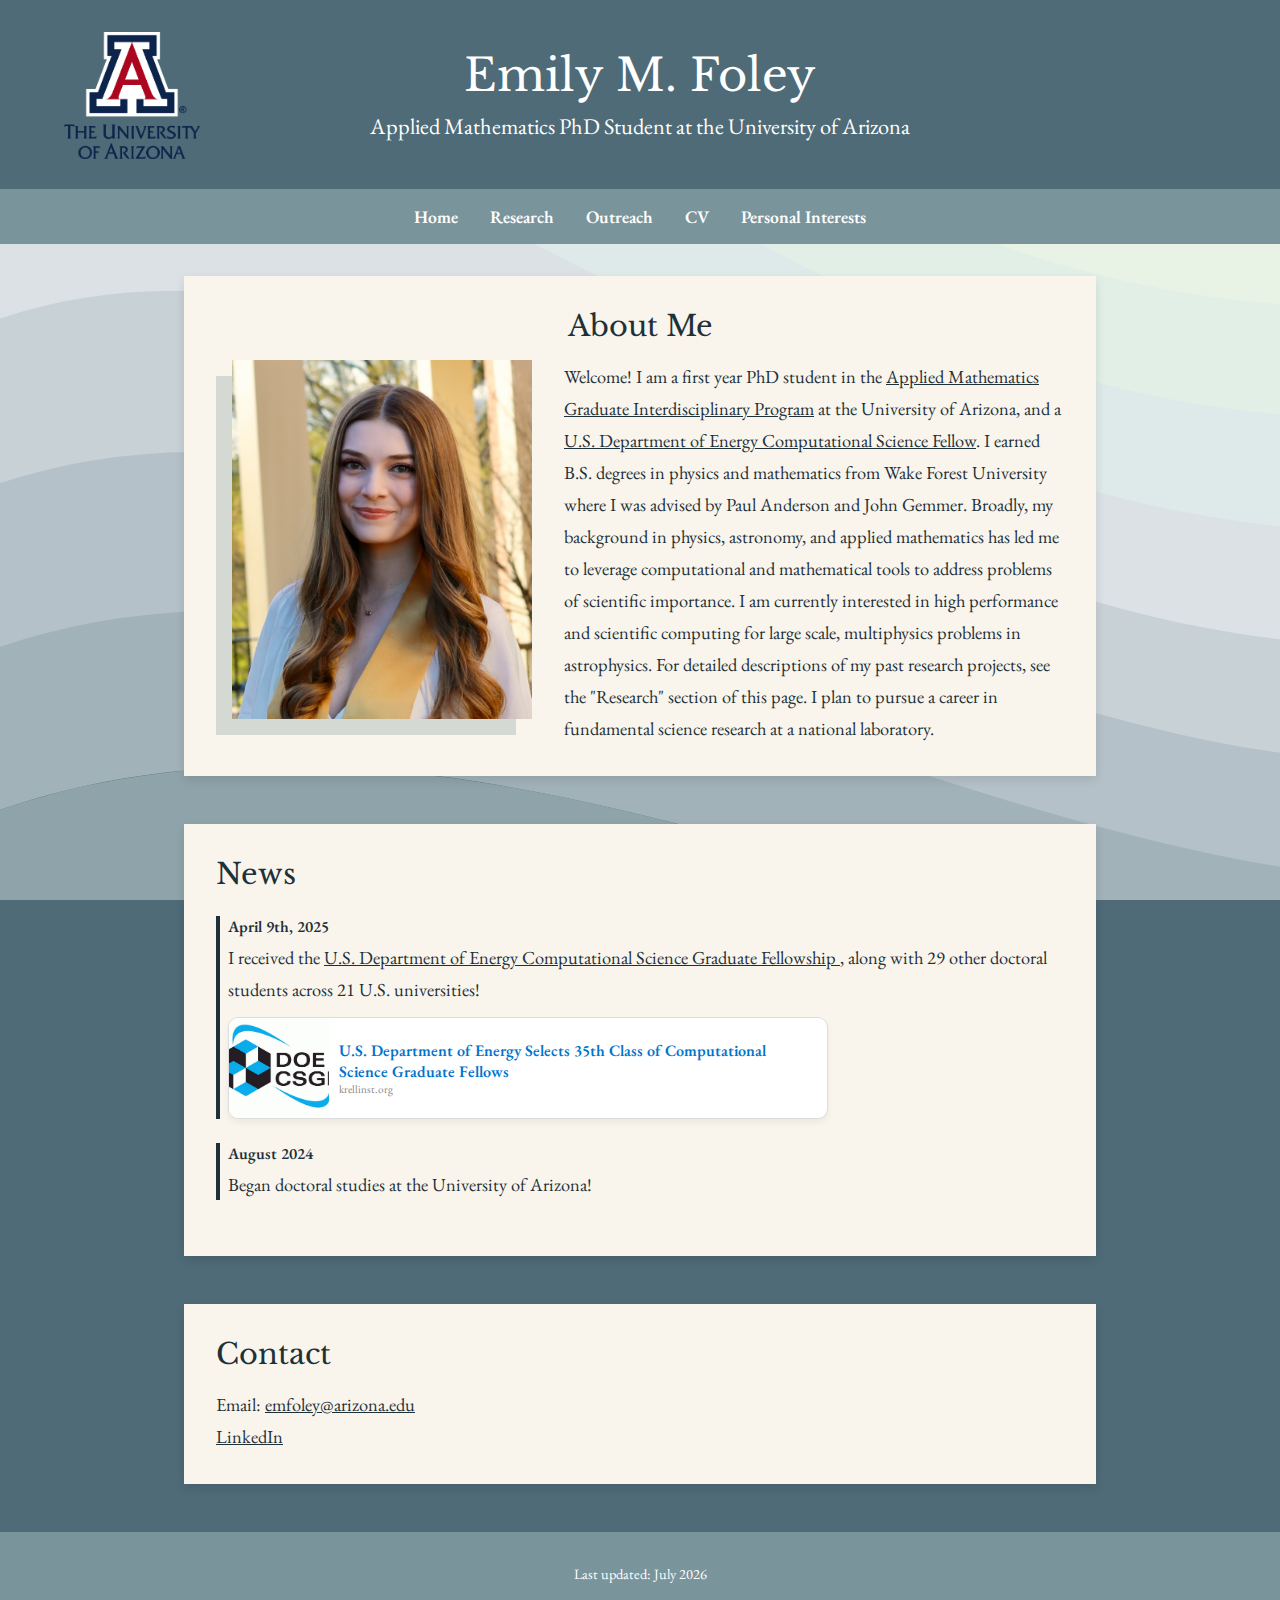
<file: index.html>
<!DOCTYPE html>
<html lang="en">
<head>
  <meta charset="UTF-8" />
  <meta name="viewport" content="width=device-width, initial-scale=1.0" />
  <title>Emily M. Foley</title>
  
  <!-- Fonts -->
  <link href="https://fonts.googleapis.com/css2?family=Libre+Baskerville:ital@0;1&family=EB+Garamond:wght@400;500;700&display=swap" rel="stylesheet">
  
  <!-- Stylesheet -->
  <link rel="stylesheet" href="assets/css/style.css" />
</head>
<body>

  <header>
    <img src="images/uofa.png" alt="UA Logo" class="header-logo-fixed" />
    <h1>Emily M. Foley</h1>
    <p>Applied Mathematics PhD Student at the University of Arizona</p>
  </header>

  <nav>
    <ul>
      <li><a href="#about">Home</a></li>
      <li><a href="research.html">Research</a></li>
      <li><a href="outreach.html">Outreach</a></li>
      <li><a href="files/Emily_Foley_CV.pdf" target="_blank">CV</a></li>
      <li><a href="interests.html">Personal Interests</a></li>
    </ul>
  </nav>

  <main class="container">

    <section id="about" class="section">
      <h2 class="section-title-centered">About Me</h2>
      <div class="about-layout">
        <div class="image-wrapper">
          <div class="shadow-box">
            <img src="images/headshot.png" alt="Emily Foley" loading="lazy" />
          </div>
        </div>
        <div class="about-text">
          <p>
            Welcome! I am a first year PhD student in the 
            <a href="https://appliedmath.arizona.edu/">Applied Mathematics Graduate Interdisciplinary Program</a>
            at the University of Arizona, and a 
            <a href="https://www.krellinst.org/csgf/">U.S. Department of Energy Computational Science Fellow</a>.
            I earned B.S. degrees in physics and mathematics from Wake Forest University where I was advised by 
            Paul Anderson and John Gemmer. Broadly, my background in physics, astronomy, and applied mathematics has 
            led me to leverage computational and mathematical tools to address problems of scientific importance.
            I am currently interested in high performance and scientific computing for large scale, multiphysics problems 
            in astrophysics. For detailed descriptions of my past research projects, see the "Research" section of this page.
            I plan to pursue a career in fundamental science research at a national laboratory.
          </p>
        </div>
      </div>
    </section>

    <section id="news" class="section">
      <h2>News</h2>
      <ul class="news-list">
        <li class="highlight-box">
          <span class="news-date">April 9th, 2025</span>
          <p class="about-text">
            I received the
            <a href="https://www.krellinst.org/csgf/" target="_blank">
              U.S. Department of Energy Computational Science Graduate Fellowship
            </a>,
            along with 29 other doctoral students across 21 U.S. universities!
          </p>
          <div class="link-card">
            <img class="link-thumbnail" src="images/doe_csgf.jpg" alt="Preview thumbnail" />
            <div class="link-content">
              <a href="https://www.krellinst.org/csgf/about-doe-csgf/news/2025-05/2025class" class="link-title" target="_blank">
                U.S. Department of Energy Selects 35th Class of Computational Science Graduate Fellows
              </a>
              <div class="link-source">krellinst.org</div>
            </div>
          </div>
        </li>
        <li>
          <span class="news-date">August 2024</span>
          <p class="about-text">Began doctoral studies at the University of Arizona!</p>
        </li>
      </ul>
    </section>

    <section id="contact" class="section">
      <h2>Contact</h2>
      <p class="about-text">Email: <a href="mailto:emfoley@arizona.edu">emfoley@arizona.edu</a></p>
      <p class="about-text"><a href="https://www.linkedin.com/in/emily-foley-265591206/">LinkedIn</a></p>
    </section>

  </main>

  <div id="site-footer"></div>

<script>
  fetch("footer.html")
    .then(response => response.text())
    .then(html => {
      document.getElementById("site-footer").innerHTML = html;

      const updated = new Date(document.lastModified);
      const monthNames = [
        "January", "February", "March", "April", "May", "June",
        "July", "August", "September", "October", "November", "December"
      ];
      const formatted = `${monthNames[updated.getMonth()]} ${updated.getFullYear()}`;
      document.getElementById("last-updated").textContent = formatted;
    });
</script>


</body>
</html>
</file>
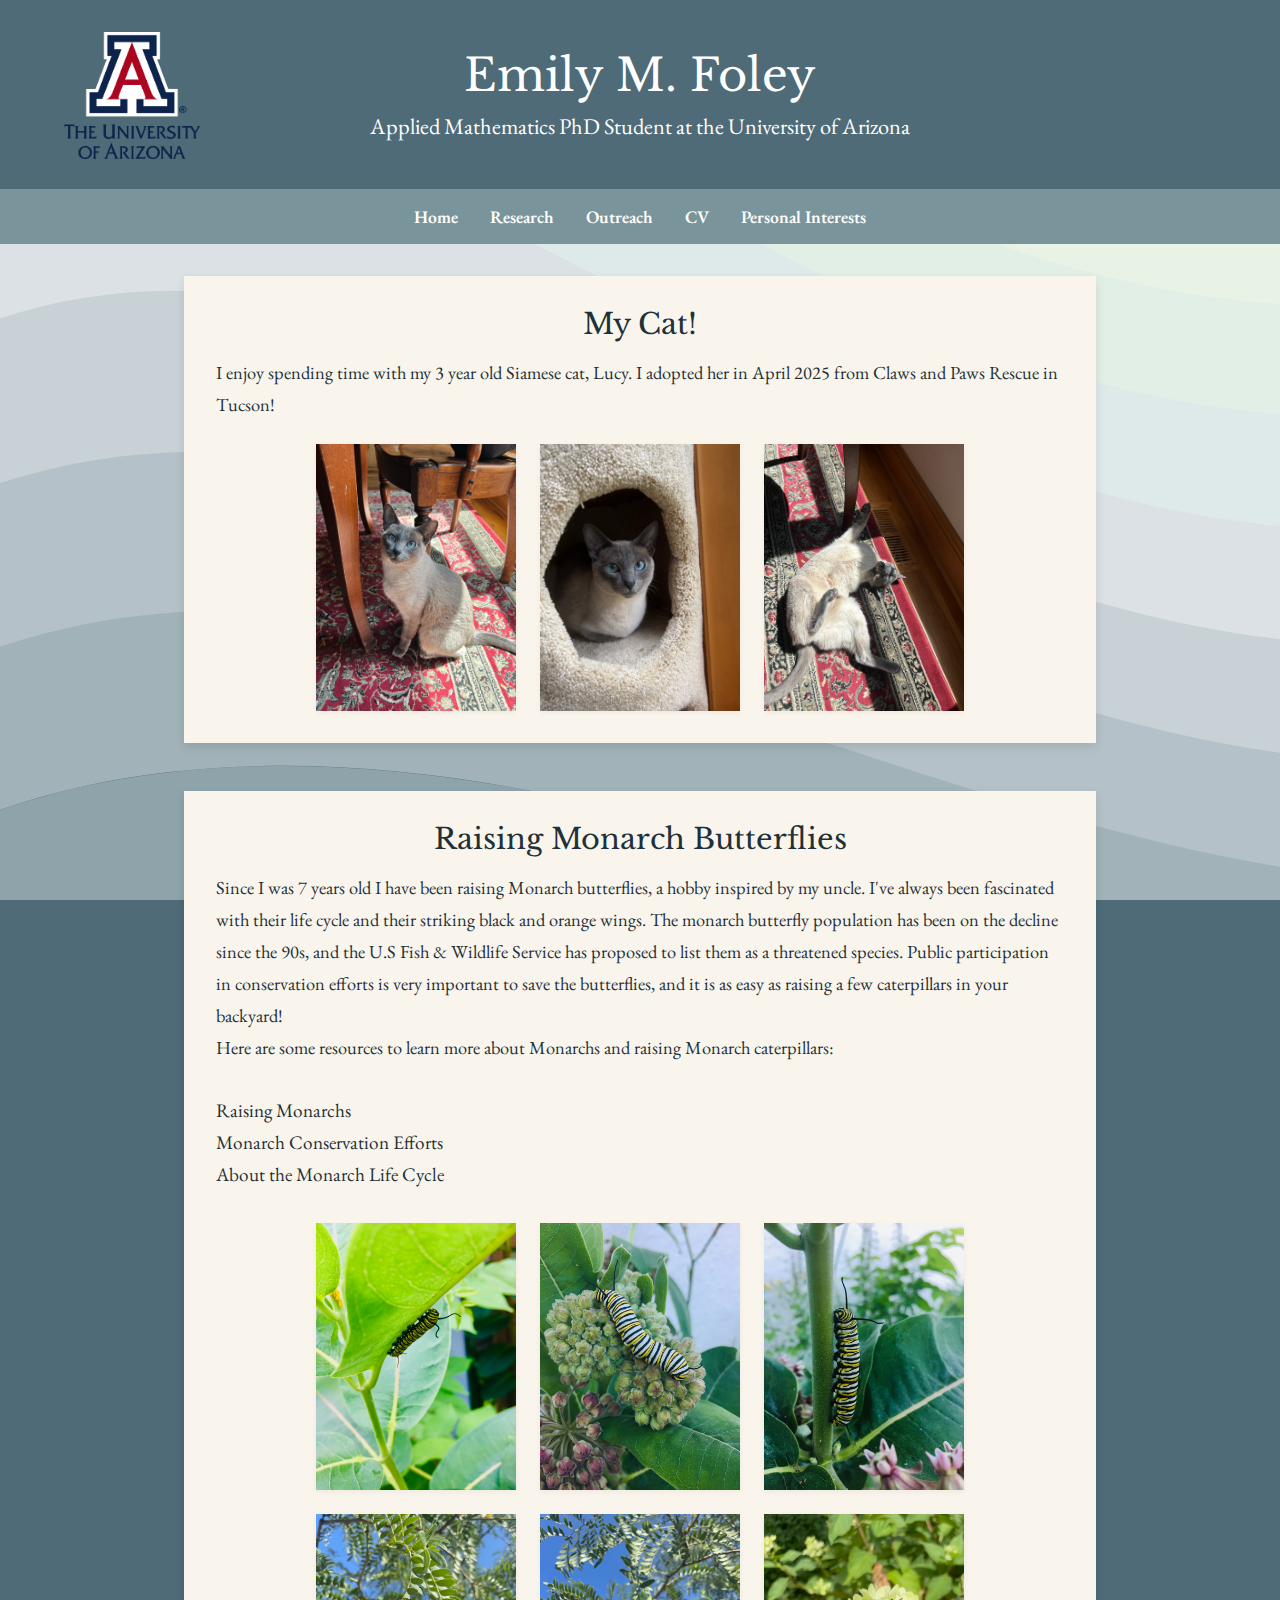
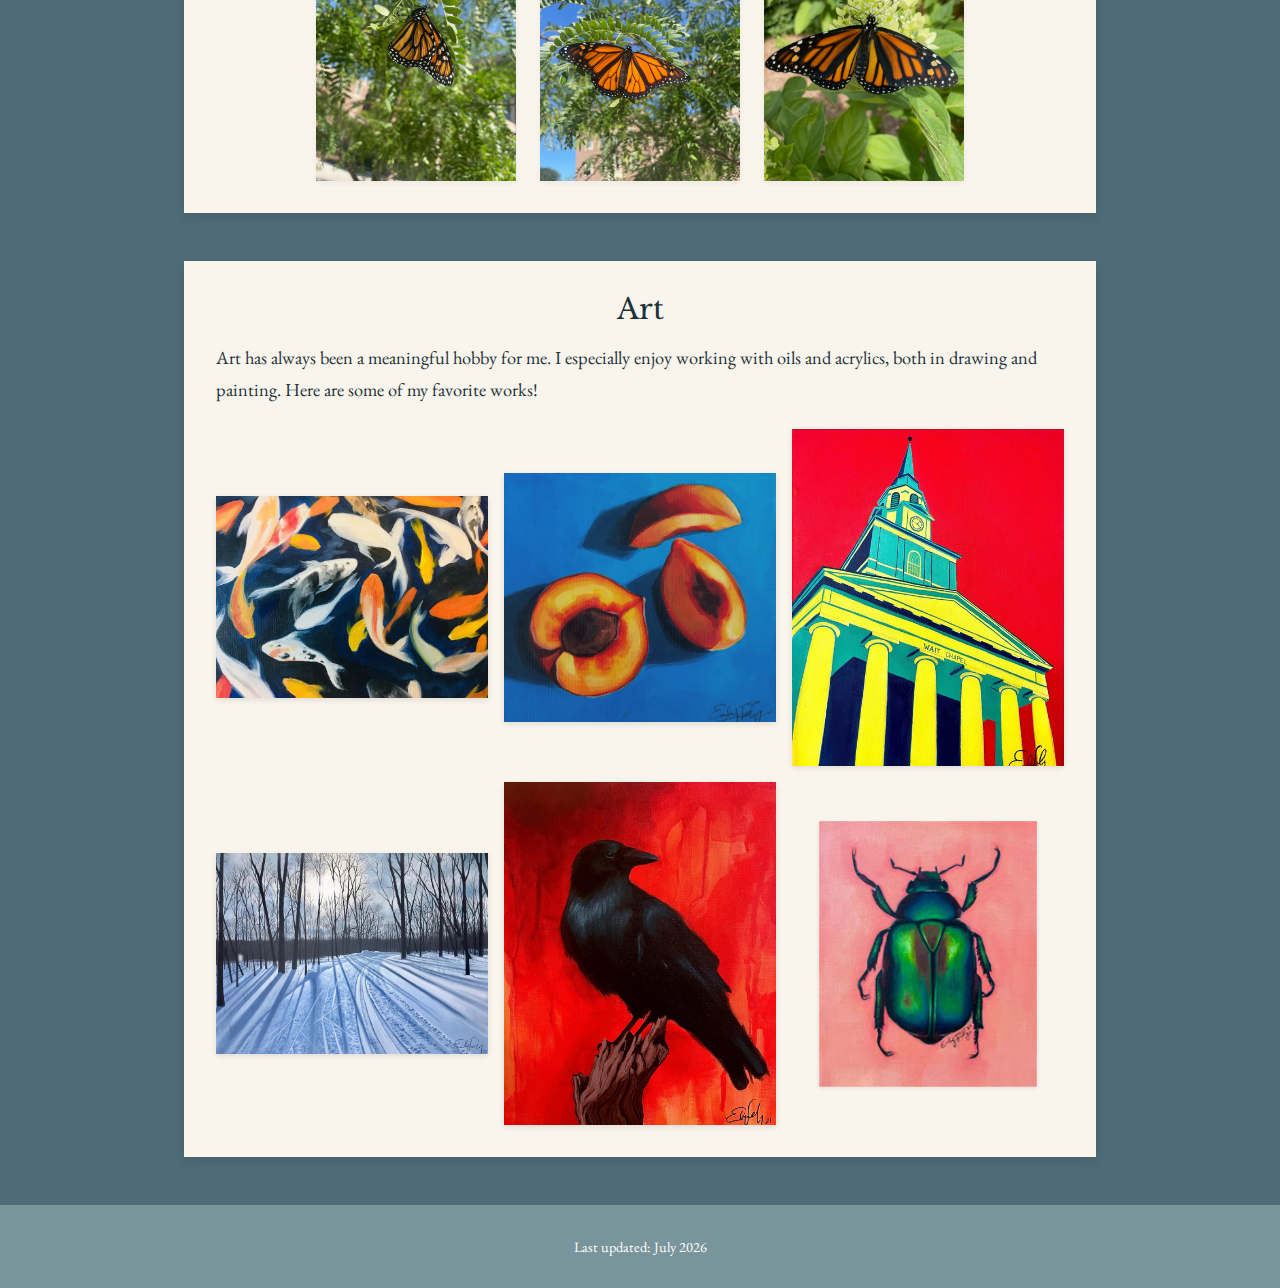
<file: interests.html>
<!DOCTYPE html>
<html lang="en">
<head>
  <meta charset="utf-8" />
  <title>Personal Interests | Emily M. Foley</title>
  <meta name="viewport" content="width=device-width, initial-scale=1.0" />
  <link href="https://fonts.googleapis.com/css2?family=EB+Garamond:wght@400;500;700&family=Libre+Baskerville:ital@0;1&display=swap" rel="stylesheet" />
<!-- Correct -->
<link rel="stylesheet" href="assets/css/style.css">


</head>
<body>

<header>
  <img src="images/uofa.png" alt="UA Logo" class="header-logo-fixed" />
  <h1>Emily M. Foley</h1>
  <p>Applied Mathematics PhD Student at the University of Arizona</p>
</header>
    
      <nav>
          <ul>
            <li><a href="index.html">Home</a></li>
            <li><a href="research.html">Research</a></li>
            <li><a href="outreach.html">Outreach</a></li>
            <li><a href="files/Emily_Foley_CV.pdf" target="_blank">CV</a></li>
            <li><a href="interests.html">Personal Interests</a></li>
          </ul>
        </nav>
      </header>

  
  <main class="container">
  
    <section class="section">
    <div class="about-text">
        <h2 class="section-title-centered">My Cat!</h2>
        <p>
          I enjoy spending time with my 3 year old Siamese cat, Lucy. I adopted her in April 2025 from Claws and Paws Rescue in Tucson!
        </p>
        <div class="image-grid">
          <img src="images/lucy1.jpg" loading="lazy" />
          <img src="images/lucy7-4.jpg" loading="lazy" />
          <img src="images/Screenshot 2025-05-19 at 6.20.14 PM.png" loading="lazy" />
        </div>
      </div>
    </section>

    <section class="section">
    <div class="about-text">
      <h2 class="section-title-centered">Raising Monarch Butterflies</h2>
      <p>
        Since I was 7 years old I have been raising Monarch butterflies, 
        a hobby inspired by my uncle. I've always been fascinated with their life
        cycle and their striking black and orange wings. The monarch butterfly population has 
        been on the decline since the 90s, and the U.S Fish & Wildlife Service 
        has proposed to list them as a threatened species. Public participation 
        in conservation efforts is very important to save the butterflies, and 
        it is as easy as raising a few caterpillars in your backyard!
      </p>
      <p>Here are some resources to learn more about Monarchs and raising Monarch caterpillars:</p>
      <ul class="link-list">
        <li><a href="https://monarchwatch.org/rear/">Raising Monarchs</a></li>
        <li><a href="https://www.fws.gov/initiative/pollinators/save-monarch">Monarch Conservation Efforts</a></li>
        <li><a href="https://monarchjointventure.org/monarch-biology/life-cycle">About the Monarch Life Cycle</a></li>
      </ul>
      <div class="image-grid">
        <img src="images/cat1.jpeg" loading="lazy" />
        <img src="images/cat5.jpeg" loading="lazy" />
        <img src="images/cat7.jpeg" loading="lazy" />
      </div>
      <div class="image-grid">
          <img src="images/male.jpeg" loading="lazy" />
          <img src="images/male1.jpeg" loading="lazy" />
          <img src="images/female.jpeg" loading="lazy" />
        </div>
    </div>
    </section>

    <section class="section">
      <div class="about-text">
        <h2 class="section-title-centered">Art</h2>
        <p>
          Art has always been a meaningful hobby for me. 
          I especially enjoy working with oils and acrylics, 
          both in drawing and painting. Here are some of my favorite works!
        </p>
        <div class="art-gallery">
          <img src="images/fish.jpg" loading="lazy" />
          <img src="images/peaches.jpg" loading="lazy" />
          <img src="images/wake.jpg" loading="lazy" />
          <img src="images/winter.jpg" loading="lazy" />
          <img src="images/crow.jpg" loading="lazy" />
          <img src="images/bug.jpg" loading="lazy" class="smaller-image" />
        </div>
    </section>

  </main>
  <div id="site-footer"></div>

<script>
  fetch("footer.html")
    .then(response => response.text())
    .then(html => {
      document.getElementById("site-footer").innerHTML = html;

      const updated = new Date(document.lastModified);
      const monthNames = [
        "January", "February", "March", "April", "May", "June",
        "July", "August", "September", "October", "November", "December"
      ];
      const formatted = `${monthNames[updated.getMonth()]} ${updated.getFullYear()}`;
      document.getElementById("last-updated").textContent = formatted;
    });
</script>

</body>
</html>
</file>
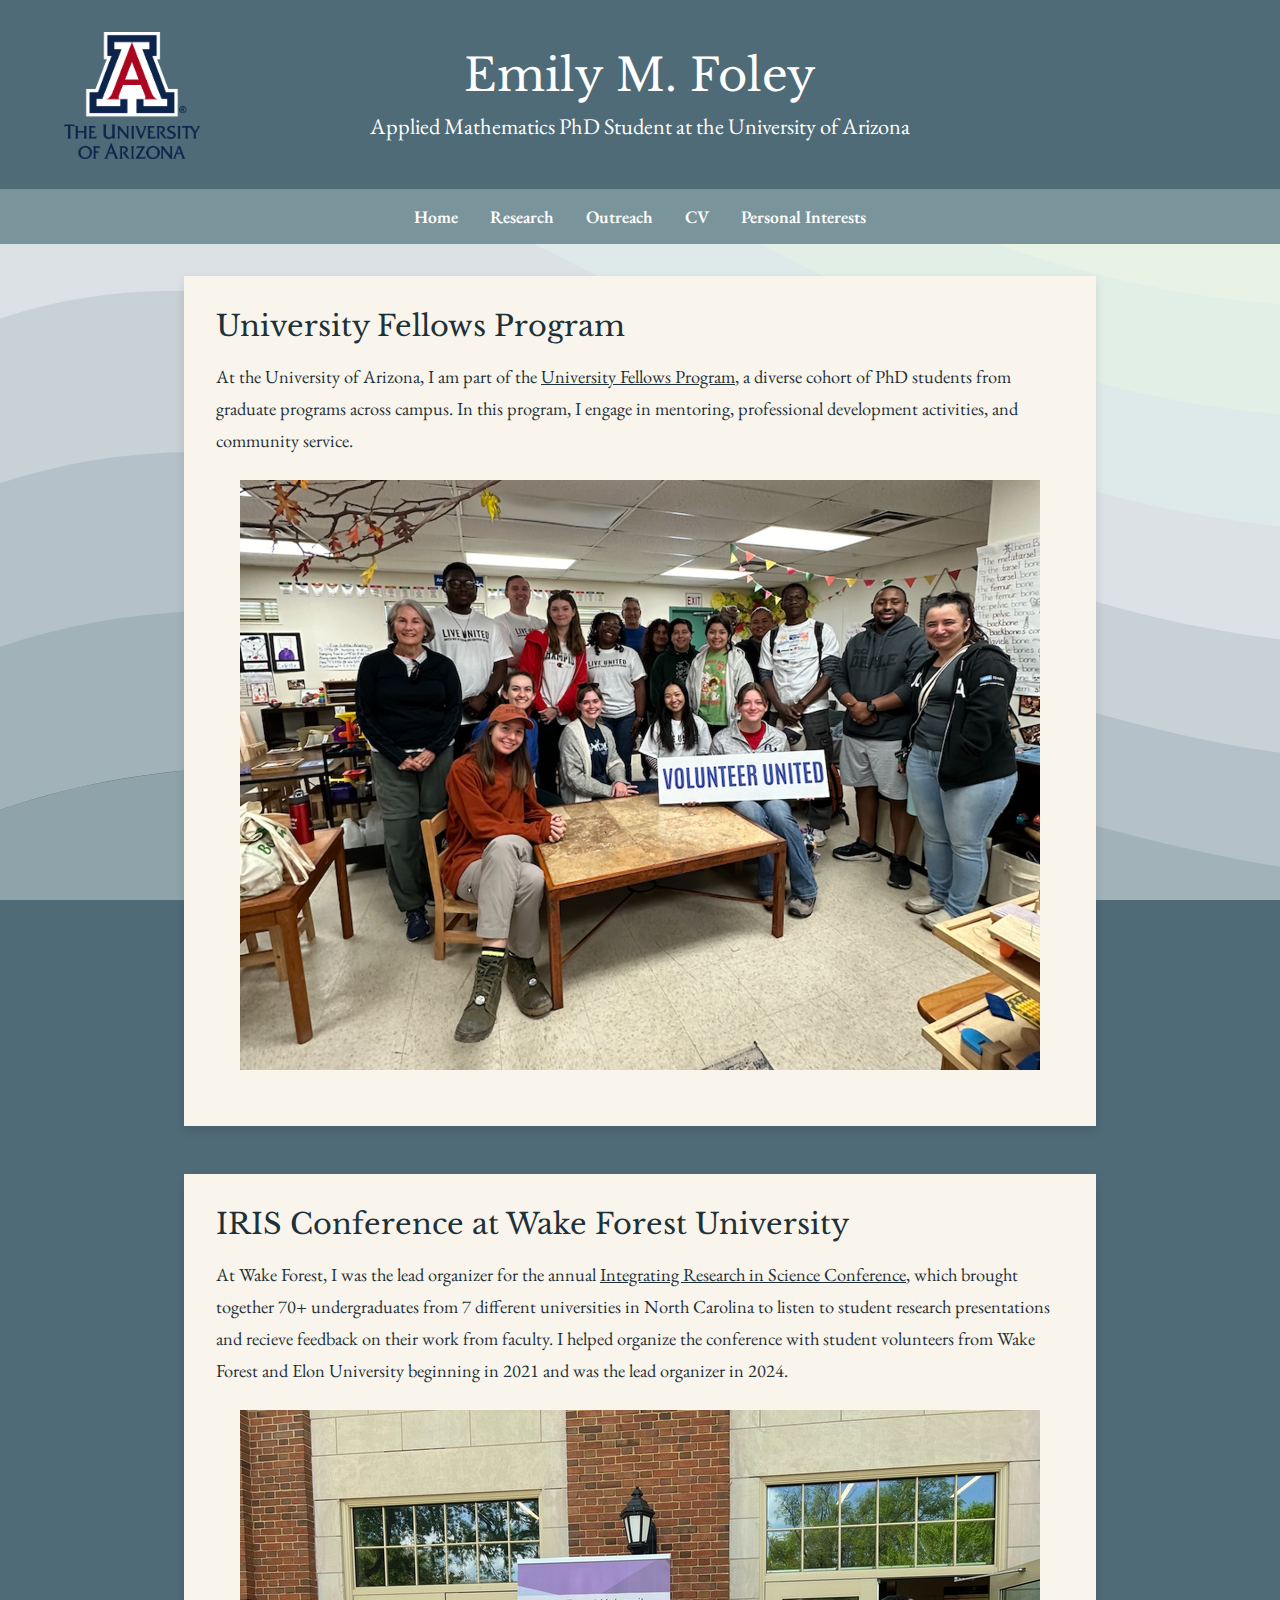
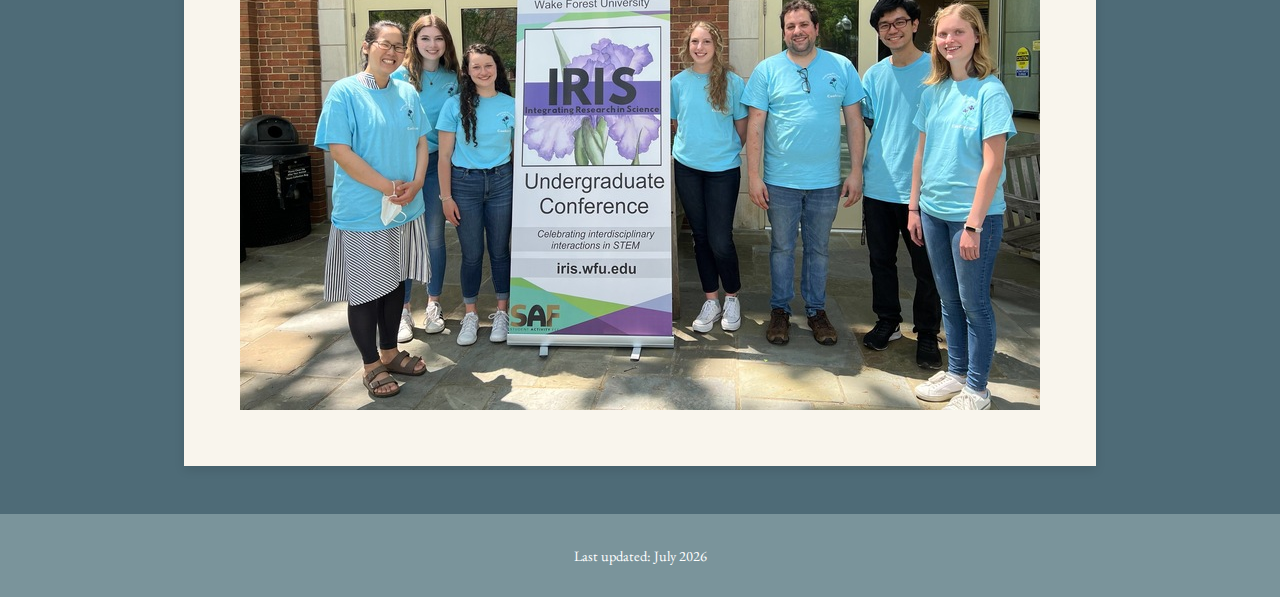
<file: outreach.html>
<!DOCTYPE html>
<html lang="en">
<head>
  <meta charset="utf-8" />
  <meta name="viewport" content="width=device-width, initial-scale=1, user-scalable=no" />
  <title>Outreach</title>

  <!-- Styles -->
  <link rel="stylesheet" href="assets/css/style.css" />

  <!-- Fonts -->
  <link href="https://fonts.googleapis.com/css2?family=EB+Garamond:wght@400;500;700&family=Libre+Baskerville:ital@0;1&display=swap" rel="stylesheet">
  <link href="https://fonts.googleapis.com/css2?family=Karla:ital,wght@0,200..800;1,200..800&display=swap" rel="stylesheet">
  <link href="https://fonts.googleapis.com/css2?family=Raleway:ital,wght@0,100..900;1,100..900&display=swap" rel="stylesheet">

  <!-- Icon -->
  <link rel="shortcut icon" href="images/az1.png" type="image/x-icon">
</head>

<body>
<header>
  <img src="images/uofa.png" alt="UA Logo" class="header-logo-fixed" />
  <h1>Emily M. Foley</h1>
  <p>Applied Mathematics PhD Student at the University of Arizona</p>
</header>

  <nav>
    <ul>
      <li><a href="index.html">Home</a></li>
      <li><a href="research.html">Research</a></li>
      <li><a href="outreach.html">Outreach</a></li>
      <li><a href="files/Emily_Foley_CV.pdf" target="_blank">CV</a></li>
      <li><a href="interests.html">Personal Interests</a></li>
    </ul>
  </nav>

  <main class="container">
    <section class="section">
      <h2>University Fellows Program</h2>
      <div class="about-text">
        <p>
          At the University of Arizona, I am part of the 
          <a href="https://gradcenter.arizona.edu/university-fellows-program" class="text-sm-bold">University Fellows Program</a>,
          a diverse cohort of PhD students from graduate programs across campus. In this program, I engage in mentoring, professional development activities, and community service.
        </p>
        <img src="images/uf.png" alt="University Fellows logo" class="research-images" />
      </div>
    </section>

    <section class="section">
      <h2>IRIS Conference at Wake Forest University</h2>
      <div class="about-text">
        <p>
          At Wake Forest, I was the lead organizer for the annual <a href="https://iris.wfu.edu/">Integrating Research in Science Conference</a>, which brought together 70+ undergraduates from 7 different universities in North Carolina to listen to student research presentations and recieve feedback on their work from faculty. I helped organize the conference with student volunteers from Wake Forest and Elon University beginning in 2021 and was the lead organizer in 2024.
        </p>
        <img src="images/iris.JPG" class="research-images" />
      </div>
    </section>

  </main>

  <div id="site-footer"></div>

  <script>
  fetch("footer.html")
    .then(response => response.text())
    .then(html => {
      document.getElementById("site-footer").innerHTML = html;

      const updated = new Date(document.lastModified);
      const monthNames = [
        "January", "February", "March", "April", "May", "June",
        "July", "August", "September", "October", "November", "December"
      ];
      const formatted = `${monthNames[updated.getMonth()]} ${updated.getFullYear()}`;
      document.getElementById("last-updated").textContent = formatted;
    });
</script>


</body>
</html>
</file>
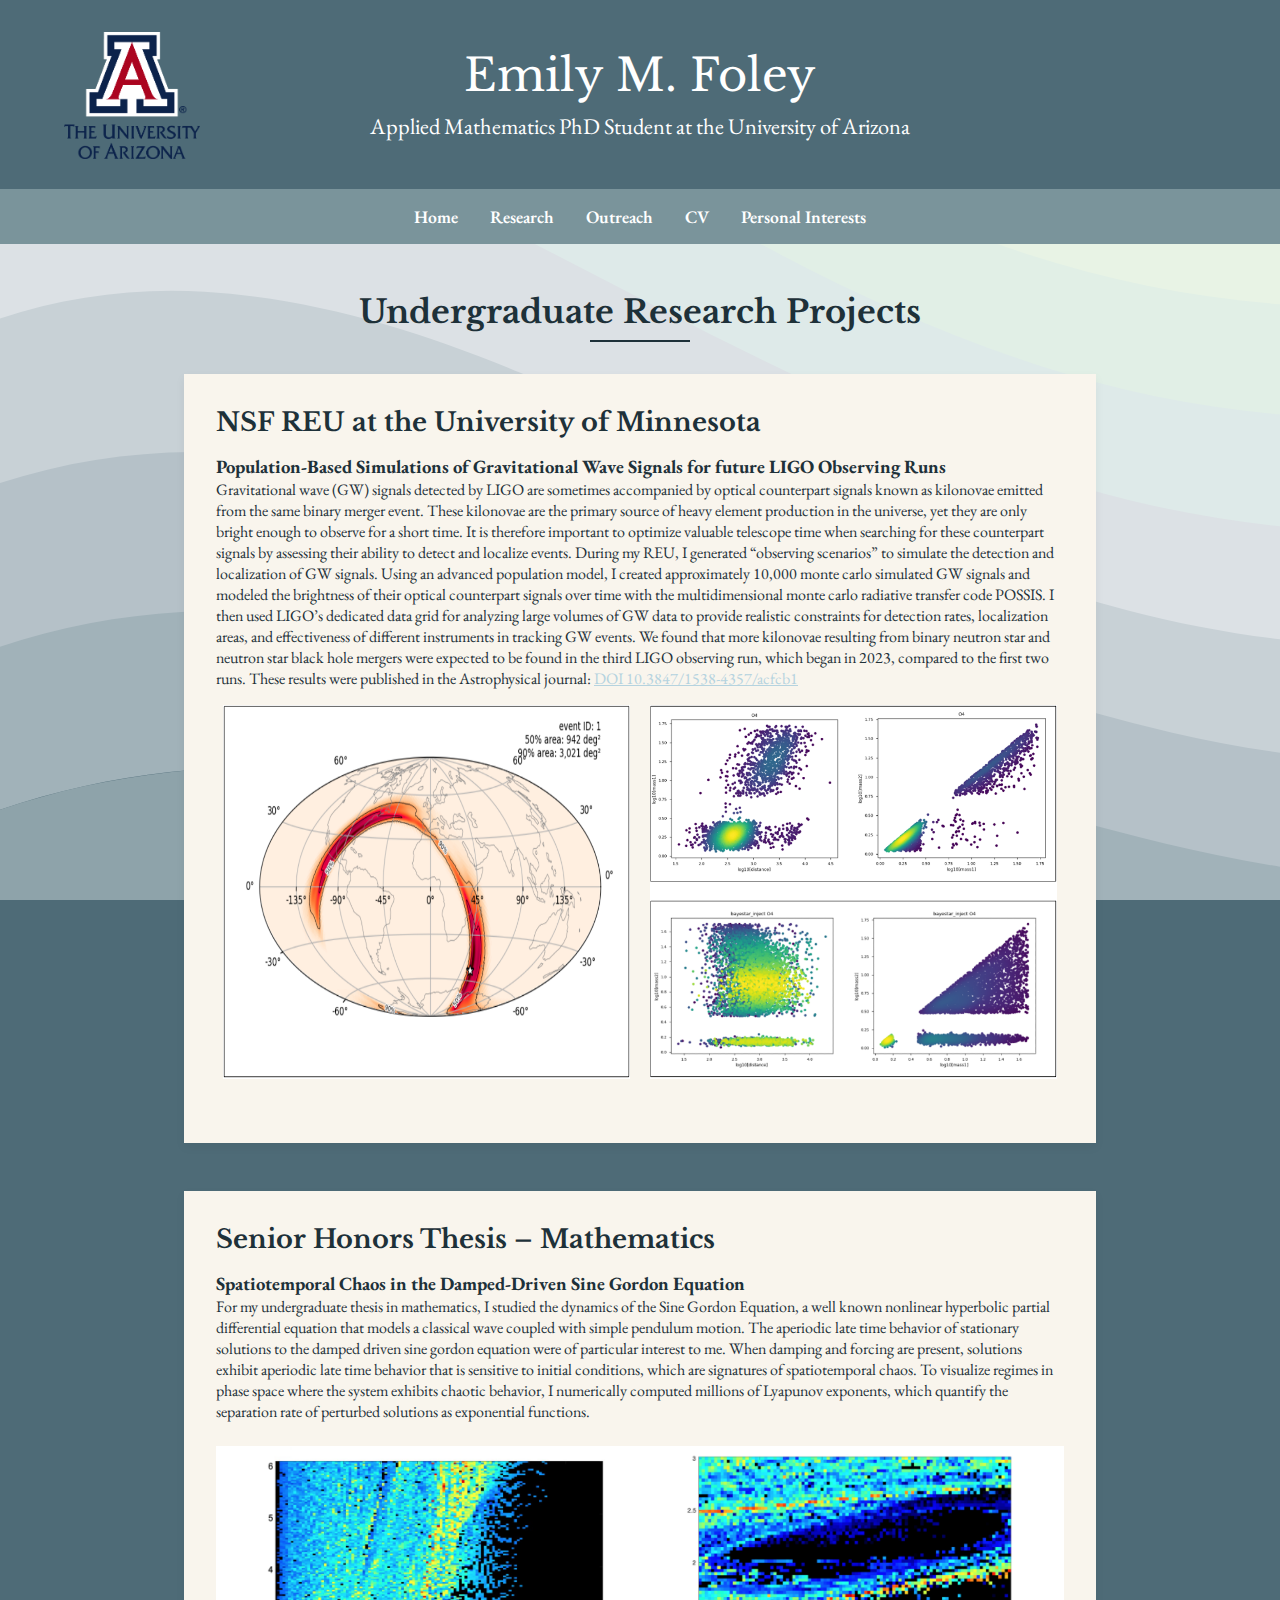
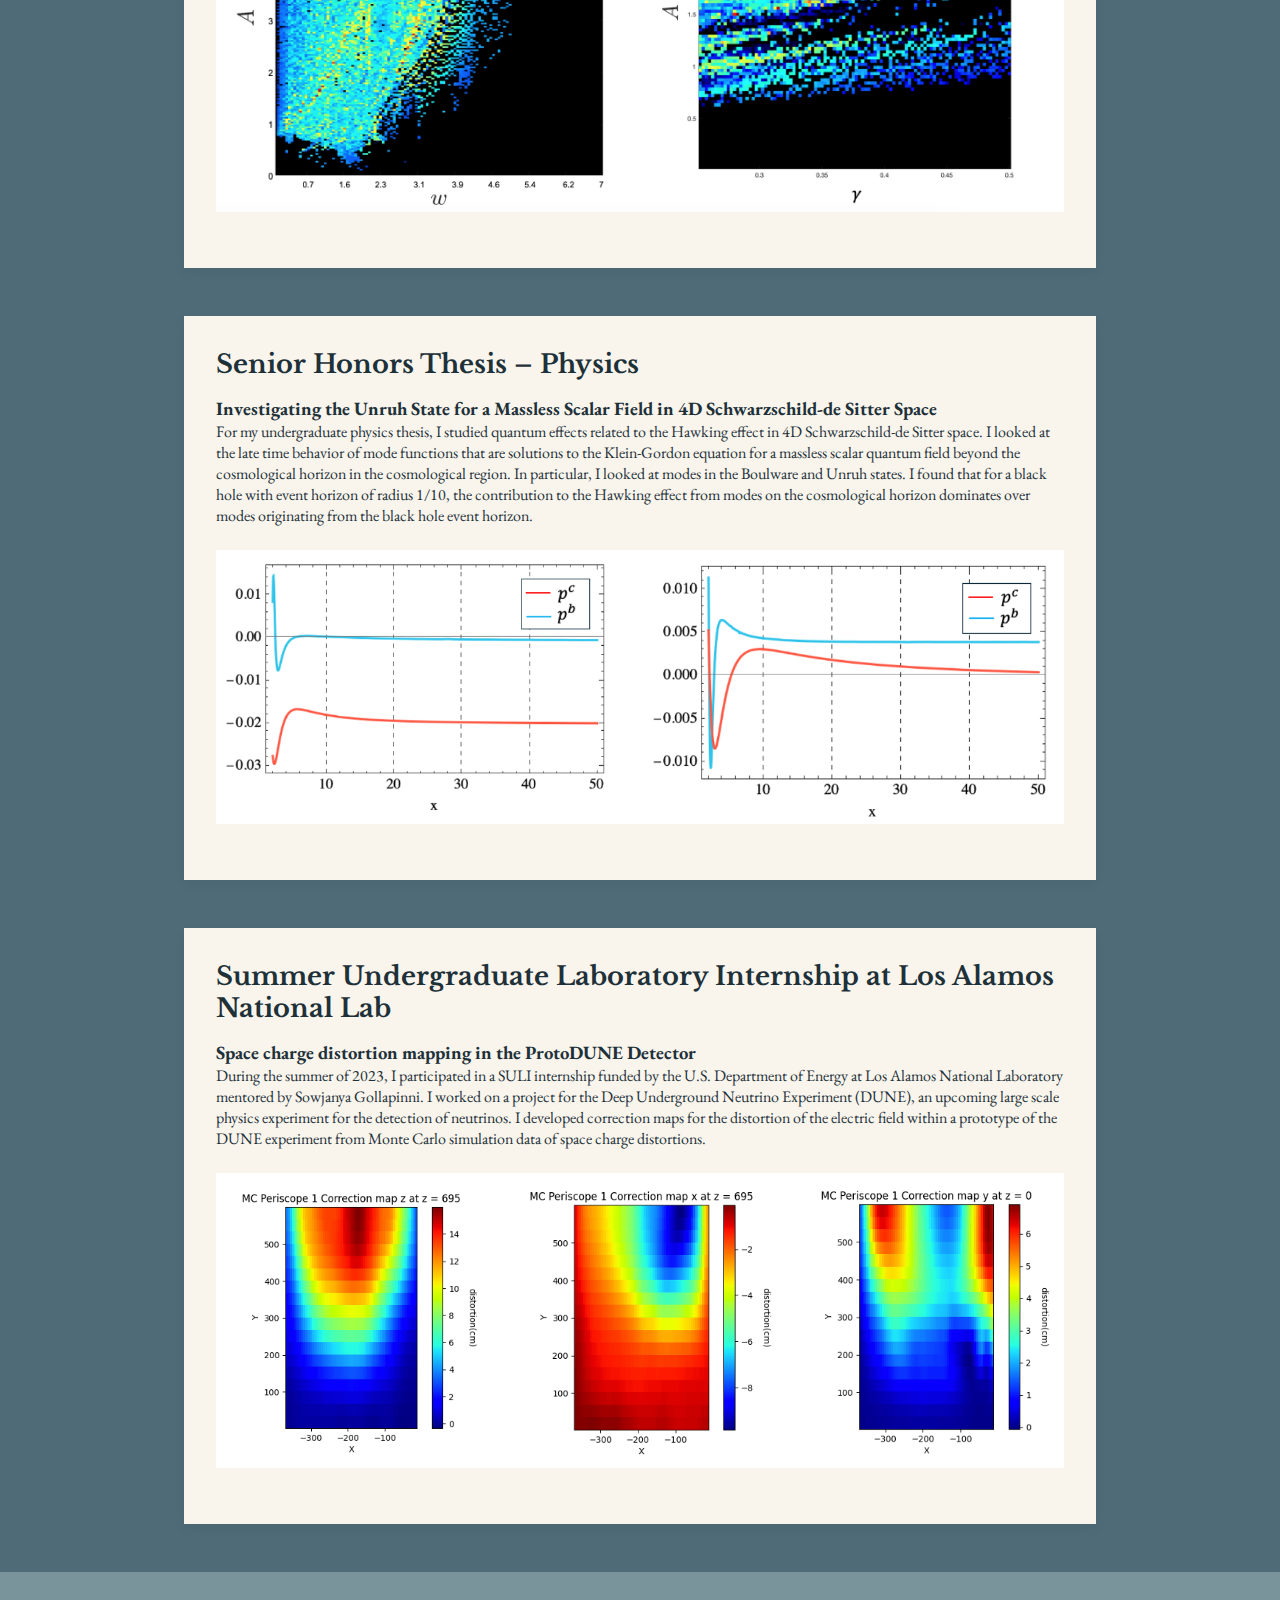
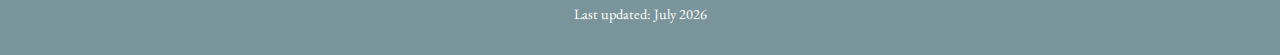
<file: research.html>
<!DOCTYPE html>
<html lang="en">
<head>
  <meta charset="utf-8" />
  <title>Research Experiences</title>
  <meta name="viewport" content="width=device-width, initial-scale=1, user-scalable=no" />

  <!-- Fonts -->
  <link href="https://fonts.googleapis.com/css2?family=EB+Garamond:wght@400;500;700&family=Libre+Baskerville:ital@0;1&display=swap" rel="stylesheet" />
<!-- External stylesheet -->
<link rel="stylesheet" href="assets/css/style.css">

</head>
<body>
<header>
  <img src="images/uofa.png" alt="UA Logo" class="header-logo-fixed" />
  <h1>Emily M. Foley</h1>
  <p>Applied Mathematics PhD Student at the University of Arizona</p>
</header>

  <nav>
      <ul>
        <li><a href="index.html">Home</a></li>
        <li><a href="research.html">Research</a></li>
        <li><a href="outreach.html">Outreach</a></li>
        <li><a href="files/Emily_Foley_CV.pdf" target="_blank">CV</a></li>
        <li><a href="interests.html">Personal Interests</a></li>
      </ul>
    </nav>
  </header>

  <main class="container">
    <div class="section-header">
        <h2>Undergraduate Research Projects</h2>
        <hr />
      </div>      
    <div class="research-entry">
        <h2>NSF REU at the University of Minnesota</h2>
        <h3 class="project-subheader">Population-Based Simulations of Gravitational Wave Signals for future LIGO Observing Runs </h3>
        <p>
          Gravitational wave (GW) signals detected by LIGO are sometimes accompanied by optical counterpart signals known as kilonovae 
          emitted from the same binary merger event. These kilonovae are the primary source of heavy element production in the universe, yet they are only 
          bright enough to observe for a short time. It is therefore important to optimize valuable telescope time when searching for these counterpart signals 
          by assessing their ability to detect and localize events. During my REU, I generated “observing scenarios” to simulate the detection and localization 
          of GW signals. Using an advanced population model, I created approximately 10,000 monte carlo simulated GW signals and modeled the brightness of their 
          optical counterpart signals over time with the multidimensional monte carlo radiative transfer code POSSIS. I then used LIGO’s dedicated data grid for 
          analyzing large volumes of GW data to ​provide realistic constraints for detection rates, localization areas, and effectiveness of different instruments 
          in tracking GW events. We found that more kilonovae resulting from binary neutron star and neutron star black hole mergers were expected to be found in 
          the third LIGO observing run, which began in 2023, compared to the first two runs. These results were published in the Astrophysical journal: 
          <a href="https://iopscience.iop.org/article/10.3847/1538-4357/acfcb1" class="text-sm-bold">DOI 10.3847/1538-4357/acfcb1</a>
        </p>
        <div class="image-container">
          <img src="images/skymap.png" loading="lazy"/>
          <img src="images/reu.png" loading="lazy"/>
        </div>
      </div>

    <div class="research-entry">
      <h2>Senior Honors Thesis – Mathematics</h2>
      <h3 class="project-subheader">Spatiotemporal Chaos in the Damped-Driven Sine Gordon Equation </h3>
      <p>
        For my undergraduate thesis in mathematics, I studied the dynamics of the Sine Gordon Equation, a well known nonlinear hyperbolic partial differential
        equation that models a classical wave coupled with simple pendulum motion. The aperiodic late time behavior of stationary solutions to
        the damped driven sine gordon equation were of particular interest to me. When damping
        and forcing are present, solutions exhibit aperiodic late time behavior that is sensitive to initial conditions, which are signatures of spatiotemporal chaos. To visualize regimes in phase space where the system exhibits chaotic behavior, I numerically computed millions of Lyapunov exponents, which quantify the separation rate of perturbed
        solutions as exponential functions.
      </p>
      <img src="images/sg.png" class="research-images" loading="lazy" />
    </div>
  
    <div class="research-entry">
      <h2>Senior Honors Thesis – Physics</h2>
      <h3 class="project-subheader">Investigating the Unruh State for a Massless Scalar Field in 4D Schwarzschild-de Sitter Space </h3>
      <p>
        For my undergraduate physics thesis, I studied quantum effects related to the Hawking effect in 4D Schwarzschild-de Sitter space. I looked at the late time behavior of mode functions that are solutions to the Klein-Gordon equation for a massless scalar quantum field beyond the cosmological horizon in the cosmological region. In particular, I looked at modes in the Boulware and Unruh states. I found that for a black hole with event horizon of radius 1/10, the contribution to the Hawking effect from modes on the cosmological horizon dominates over modes originating from the black hole event horizon.
      </p>
      <img src="images/kruskal.png" class="research-images" loading="lazy"/>
    </div>
  
    <div class="research-entry">
      <h2>Summer Undergraduate Laboratory Internship at Los Alamos National Lab</h2>
      <h3 class="project-subheader">Space charge distortion mapping in the ProtoDUNE Detector</h3>
      <p>
        During the summer of 2023, I participated in a SULI internship funded by the U.S. Department of Energy at Los Alamos National Laboratory mentored by Sowjanya Gollapinni. I worked on a project for the Deep Underground Neutrino Experiment (DUNE), an upcoming large scale physics experiment for the detection of neutrinos. I developed correction maps for the distortion of the electric field within a prototype of the DUNE experiment from Monte Carlo simulation data of space charge distortions.
      </p>
      <img src="images/dune.png" class="research-images" loading="lazy"/>
    </div>
  
  </main>
  <div id="site-footer"></div>

<script>
  fetch("footer.html")
    .then(response => response.text())
    .then(html => {
      document.getElementById("site-footer").innerHTML = html;

      const updated = new Date(document.lastModified);
      const monthNames = [
        "January", "February", "March", "April", "May", "June",
        "July", "August", "September", "October", "November", "December"
      ];
      const formatted = `${monthNames[updated.getMonth()]} ${updated.getFullYear()}`;
      document.getElementById("last-updated").textContent = formatted;
    });
</script>

</body>
</html>
</file>
<file: assets/css/style.css>
:root {
    --primary: #F9F5ED; /* Soft dusty rose */
    --accent: #DD613C; /* Creamy blush */
    --highlight: #1e3139; /* Deep mauve-gray */
    --background: #4E6B77;
    --nav-color: #7A949B ;
    --header-color: #4E6B77;
    --link-color: #B5D3DF;
    --white: #ffffff;
  }
  
  * {
    margin: 0;
    padding: 0;
    box-sizing: border-box;
  }
  
  
  body {
    font-family: 'EB Garamond', serif;
    background-color: var(--background);
    background-image: url("data:image/svg+xml,%3Csvg xmlns='http://www.w3.org/2000/svg' width='100%25' height='100%25' viewBox='0 0 1600 800'%3E%3Cg %3E%3Cpath fill='%238ea3aa' d='M486 705.8c-109.3-21.8-223.4-32.2-335.3-19.4C99.5 692.1 49 703 0 719.8V800h843.8c-115.9-33.2-230.8-68.1-347.6-92.2C492.8 707.1 489.4 706.5 486 705.8z'/%3E%3Cpath fill='%23a1b2b9' d='M1600 0H0v719.8c49-16.8 99.5-27.8 150.7-33.5c111.9-12.7 226-2.4 335.3 19.4c3.4 0.7 6.8 1.4 10.2 2c116.8 24 231.7 59 347.6 92.2H1600V0z'/%3E%3Cpath fill='%23b5c1c8' d='M478.4 581c3.2 0.8 6.4 1.7 9.5 2.5c196.2 52.5 388.7 133.5 593.5 176.6c174.2 36.6 349.5 29.2 518.6-10.2V0H0v574.9c52.3-17.6 106.5-27.7 161.1-30.9C268.4 537.4 375.7 554.2 478.4 581z'/%3E%3Cpath fill='%23c8d1d6' d='M0 0v429.4c55.6-18.4 113.5-27.3 171.4-27.7c102.8-0.8 203.2 22.7 299.3 54.5c3 1 5.9 2 8.9 3c183.6 62 365.7 146.1 562.4 192.1c186.7 43.7 376.3 34.4 557.9-12.6V0H0z'/%3E%3Cpath fill='%23DCE1E5' d='M181.8 259.4c98.2 6 191.9 35.2 281.3 72.1c2.8 1.1 5.5 2.3 8.3 3.4c171 71.6 342.7 158.5 531.3 207.7c198.8 51.8 403.4 40.8 597.3-14.8V0H0v283.2C59 263.6 120.6 255.7 181.8 259.4z'/%3E%3Cpath fill='%23deeae9' d='M1600 0H0v136.3c62.3-20.9 127.7-27.5 192.2-19.2c93.6 12.1 180.5 47.7 263.3 89.6c2.6 1.3 5.1 2.6 7.7 3.9c158.4 81.1 319.7 170.9 500.3 223.2c210.5 61 430.8 49 636.6-16.6V0z'/%3E%3Cpath fill='%23e1efe6' d='M454.9 86.3C600.7 177 751.6 269.3 924.1 325c208.6 67.4 431.3 60.8 637.9-5.3c12.8-4.1 25.4-8.4 38.1-12.9V0H288.1c56 21.3 108.7 50.6 159.7 82C450.2 83.4 452.5 84.9 454.9 86.3z'/%3E%3Cpath fill='%23e8f3e5' d='M1600 0H498c118.1 85.8 243.5 164.5 386.8 216.2c191.8 69.2 400 74.7 595 21.1c40.8-11.2 81.1-25.2 120.3-41.7V0z'/%3E%3Cpath fill='%23f3f6e9' d='M1397.5 154.8c47.2-10.6 93.6-25.3 138.6-43.8c21.7-8.9 43-18.8 63.9-29.5V0H643.4c62.9 41.7 129.7 78.2 202.1 107.4C1020.4 178.1 1214.2 196.1 1397.5 154.8z'/%3E%3Cpath fill='%23F9F5ED' d='M1315.3 72.4c75.3-12.6 148.9-37.1 216.8-72.4h-723C966.8 71 1144.7 101 1315.3 72.4z'/%3E%3C/g%3E%3C/svg%3E");
    background-attachment: fixed;
    background-size: cover; /* ✅ only keep this */
    background-repeat: no-repeat;
  }
  
  header {
    background: var(--header-color);
    color: var(--white);
    padding: 3rem 1rem;
    position: relative;
    text-align: center;
  }
  .header-logo-fixed {
  position: absolute;
  top: 2rem;
  bottom: 2rem;
  left: 4rem;
  width: 8.5em;
  height: auto;
}
@media (max-width: 600px) {
  .header-logo-fixed {
    width: 40px;
    top: 1rem;
    left: 1rem;
  }

  header {
    padding-top: 5rem; /* Push content below the logo */
  }
}


  header h1 {
    font-family: 'Libre Baskerville', serif;
    margin-bottom: 0.5rem;
    font-size: 2.8rem;
    font-weight: 400;
  }
  
  header p {
    font-size: 1.4rem;
    font-style: normal;
  }
  
  nav {
    background: var(--nav-color);
    padding: 1rem 0;
    position: relative;
    top: 0;
    z-index: 1000;
    font-size: 1.1rem;
  }
  
  nav ul {
    list-style: none;
    display: flex;
    justify-content: center;
    gap: 2rem;
    flex-wrap: wrap;
  }
  
  nav a {
    color: var(--white);
    text-decoration: none;
    font-weight: 600;
    transition: color 0.3s ease;
  }
  
  nav a:hover {
    color: var(--link-color);
  }
  
  .container {
    max-width: 960px;
    margin: 2rem auto;
    padding: 0 1.5rem;
  }
  
  .section {
    margin-bottom: 3rem;
    background-color: var(--primary);
    border-radius: 0px;
    box-shadow: 0 4px 10px rgba(0, 0, 0, 0.1);
    padding: 2rem;
    transition: transform 0.3s ease;
  }
  
  .section:hover {
    transform: translateY(-5px);
  }
  
  .section h2 {
    font-size: 1.8rem;
    margin-bottom: 1rem;
    color: var(--highlight);
    font-family: 'Libre Baskerville', serif;
    font-weight: 400;
  }
  
  .section p {
    font-size: 1.15rem;
  }
  
  .section p a {
    color: var(--highlight);
    text-decoration: underline;
  transition: color 0.2s ease-in-out;
  }

  .section p a:hover {
    color: var(--link-color);
  }

  
  .me-image {
    max-width: 220px;
    height: auto;
    display: block;
    margin: 0 auto 1.5rem auto;
    box-shadow: -15px 15px 0 rgba(0, 60, 77, 0.15);
    border-radius: 6px;
  }
  
  footer {
    background: var(--nav-color);
    color: var(--white);
    text-align: center;
    padding: 2rem 0;
    font-size: 0.9rem;
  }
  
  .section-title-centered {
    text-align: center;
    font-size: 1.8rem;
    margin-bottom: 2rem;
    color: var(--highlight);
    font-family: 'Libre Baskerville', serif;
    font-weight: 400;
  }
  
  .about-layout {
    display: flex;
    flex-wrap: wrap;
    gap: 2rem;
    align-items: flex-start;
  }
  
  .about-layout .me-image {
    width: 220px;
    height: auto;
    flex-shrink: 0;
    box-shadow: -15px 15px 0 rgba(0, 60, 77, 0.15);
    border-radius: 0;
  }
  
  .about-text {
    flex: 1;
    font-size: 1.15rem;
    line-height: 2rem;
    min-width: 280px;
    color: var(--highlight);
  }
  .research-entry {
    background: var(--primary);
    padding: 2rem;
    margin-bottom: 3rem;
    box-shadow: 0 4px 10px rgba(0, 0, 0, 0.05);
    transition: transform 0.3s ease;
    color: var(--highlight);
  }
  
  .research-entry:hover {
    transform: translateY(-5px);
  }
  
  .research-entry h2 {
    font-family: 'Libre Baskerville', serif;
    font-size: 1.6rem;
    margin-bottom: 1rem;
    color: var(--highlight);
  }
  
  .research-images {
    max-width: 100%;
    display: block;
    margin: 1.5rem auto;
  }
  
  .image-container {
    display: flex;
    justify-content: center;
    gap: 20px;
    flex-wrap: wrap;
    margin-top: 1rem;
    margin-bottom: 2rem;
  }
  
  .image-container img {
    max-width: 48%;
    height: auto;
  }
  
  .section-title-centered {
    text-align: center;
    font-size: 1.8rem;
    margin-bottom: 2rem;
    color: var(--background);
    font-family: 'Libre Baskerville', serif;
    font-weight: 400;
  }
  .section-header {
    text-align: center;
    margin: 3rem 0 2rem;
  }
  
  .section-header h2 {
    font-family: 'Libre Baskerville', serif;
    font-size: 2rem;
    color: var(--highlight);
    margin-bottom: 0.5rem;
  }
  
  .section-header hr {
    width: 100px;
    height: 2px;
    background-color: var(--highlight);
    border: none;
    margin: 0 auto;
  }
  .section-banner {
    font-size: 1.4rem;
    font-weight: 600;
    font-family: 'Libre Baskerville', serif;
    color: var(--white);
    background-color: var(--highlight);
    padding: 0.75rem 1.5rem;
    margin: 3rem 0 2rem;
    border-left: 10px solid var(--primary);
  }
  .decorative-header {
    font-family: 'Libre Baskerville', serif;
    font-size: 2rem;
    color: var(--highlight);
    text-align: center;
    position: relative;
    margin: 3rem 0 2rem;
  }
  
  .decorative-header::after {
    content: "";
    display: block;
    width: 80px;
    height: 3px;
    background: var(--primary);
    margin: 0.75rem auto 0;
  }
  a {
    color: var(--link-color);
    text-decoration: underline;
  }
  
  .news-list {
    list-style: none;
    padding-left: 0;
  }
  
  .news-list li {
    margin-bottom: 1.5rem;
    padding-left: 0.5rem;
    border-left: 4px solid var(--highlight);
  }
  
  .news-date {
    display: block;
    font-weight: 600;
    color: var(--highlight);
    margin-bottom: 0.25rem;
  }
  .highlight-box {
 
    padding-left: 16px;
    margin: 24px 0;
  }
  
  .link-card {
    display: flex;
    border: 1px solid #ddd;
    border-radius: 10px;
    overflow: hidden;
    max-width: 600px;
    margin-top: 12px;
    box-shadow: 0 4px 6px rgba(0,0,0,0.05);
    background: white;
  }
  
  .link-thumbnail {
    width: 100px;
    height: 100px;
    object-fit: cover;
  }
  
  .link-content {
    padding: 10px;
    display: flex;
    flex-direction: column;
    justify-content: center;
  }
  
  .link-title {
    font-size: 1rem;
    font-weight: 600;
    color: #0074cc;
    text-decoration: none;
  }
  
  .link-title:hover {
    text-decoration: underline;
  }
  
  .link-source {
    color: #888;
    font-size: 0.7rem;
  }

  ul.link-list {
    list-style: none;
    padding-left: 0;
    margin: 2rem 0;
    font-family: 'EB Garamond', serif;
    font-size: 1.2rem;
    color: var(--highlight);
  }
  
  ul.link-list li {
    margin-bottom: 0rem;
  }
  
  /* Force link color to match your theme */
  ul.link-list li a {
    color: var(--highlight) !important;
    text-decoration: none;
    border-bottom: 1px solid transparent;
    transition: border-bottom 0.2s;
  }
  
  ul.link-list li a:hover {
    border-bottom: 1px solid var(--highlight);
  }
  
  
  .section-title-centered {
    text-align: center;
    font-size: 1.8rem;
    margin-bottom: 1.5rem;
    color: var(--highlight);
    font-family: 'Libre Baskerville', serif;
    font-weight: 400;
  }
  
  .image-grid {
    display: flex;
    flex-wrap: wrap;
    gap: 1.5rem;
    justify-content: center;
    margin-top: 1.5rem;
  }
  
  .image-grid img {
    width: 200px;
    height: auto;
    border-radius: 0px;
    box-shadow: 0 2px 6px rgba(0, 0, 0, 0.05);
  }
  
 
.art-gallery {
  display: grid;
  grid-template-columns: repeat(3, 1fr); /* Fixed 3 columns */
  gap: 1rem;
  justify-items: center;
  align-items: center;
  margin-top: 1.5rem;
}

.art-gallery img {
  width: 100%;
  height: auto; /* Maintain aspect ratio */
  object-fit: contain;
  box-shadow: 0 2px 6px rgba(0, 0, 0, 0.1);
}

.smaller-image {
  transform: scale(0.8); /* Shrinks to 90% of original size */
  transition: transform 0.3s ease; /* Optional: smooth scaling effect */
}

.image-wrapper {
  padding-left: 1em;
}

.shadow-box {
  box-shadow: -1em 1em 0 rgba(0, 60, 77, 0.15);
  flex-shrink: 0;
  display: inline-block;
  max-width: 100%; /* ✅ prevent overflow */
}

.shadow-box img {
  width: 100%;       /* ✅ responsive scaling */
  max-width: 300px;  /* ✅ limits size on desktop */
  height: auto;
  display: block;
}


@media (max-width: 600px) {
  .image-wrapper {
    padding-left: 1em;
  }
  .shadow-box img {
    max-width: 90vw;
  }
}
</file>
